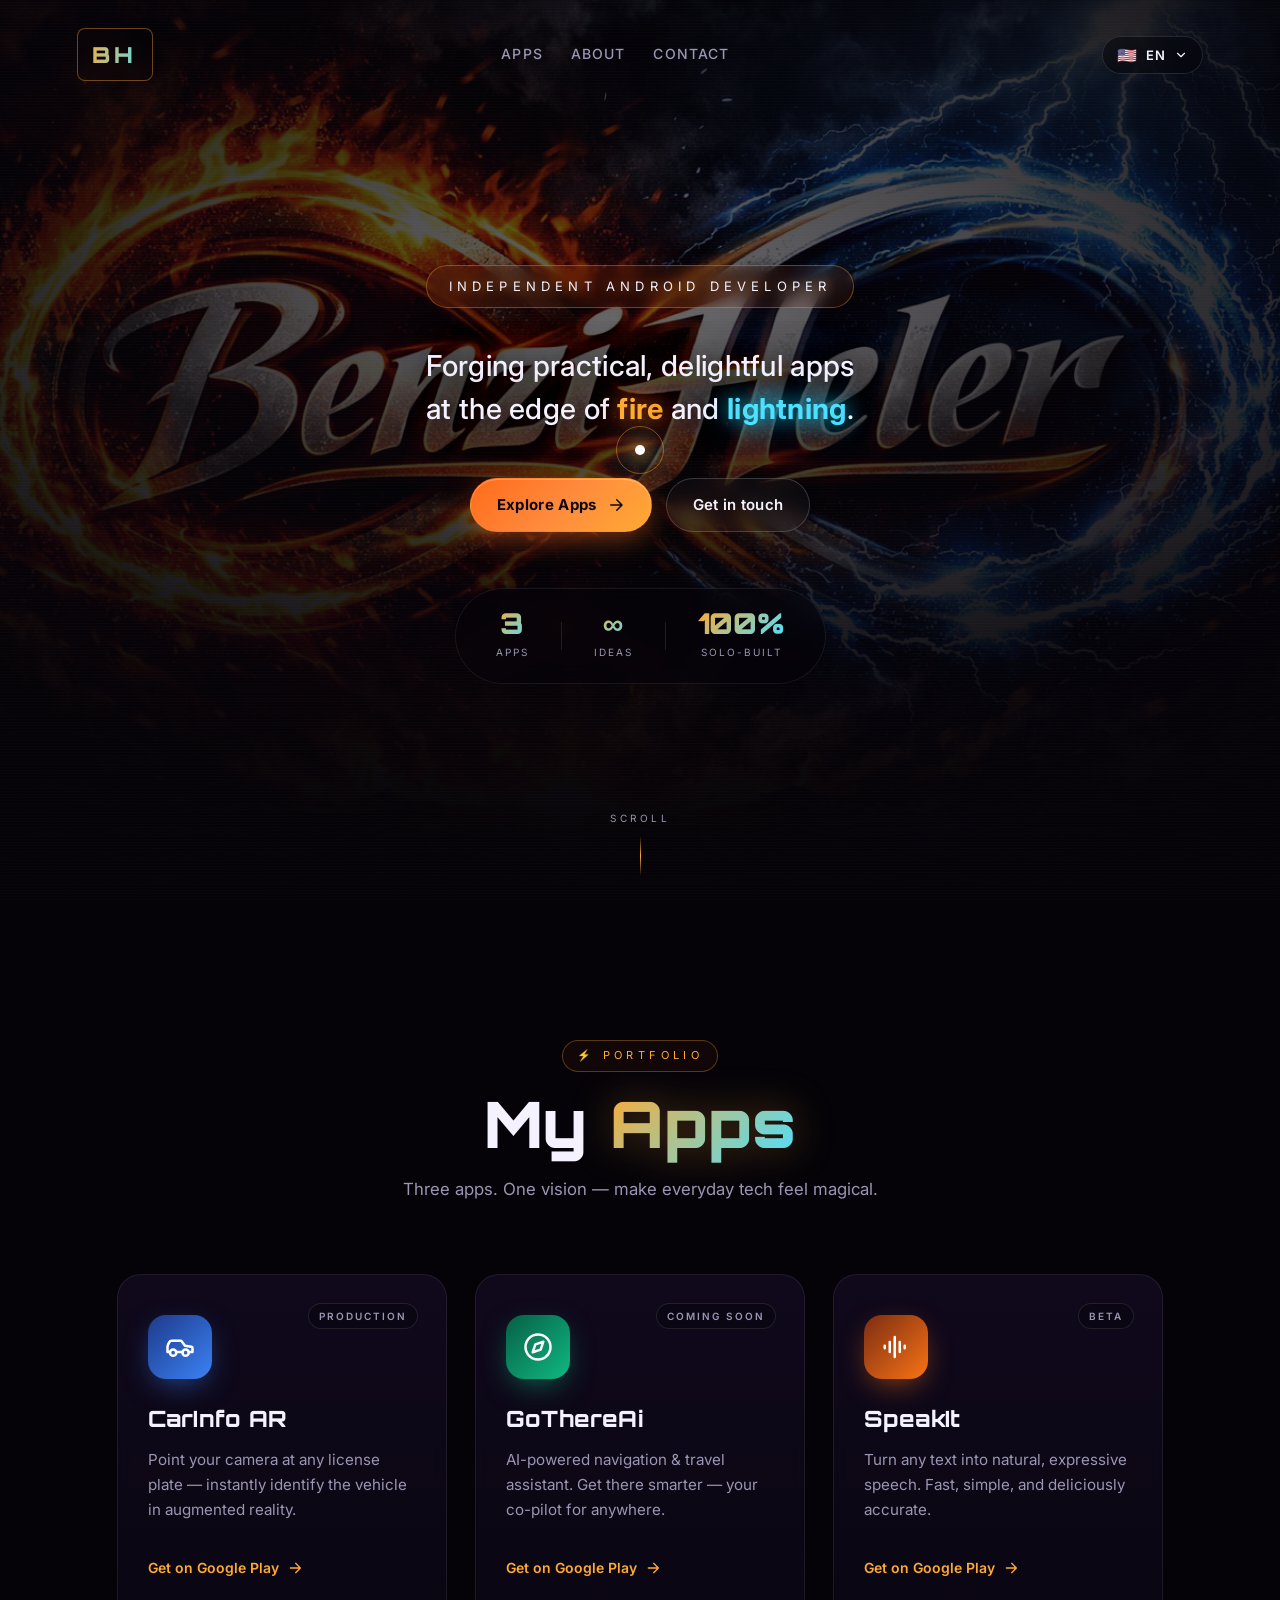
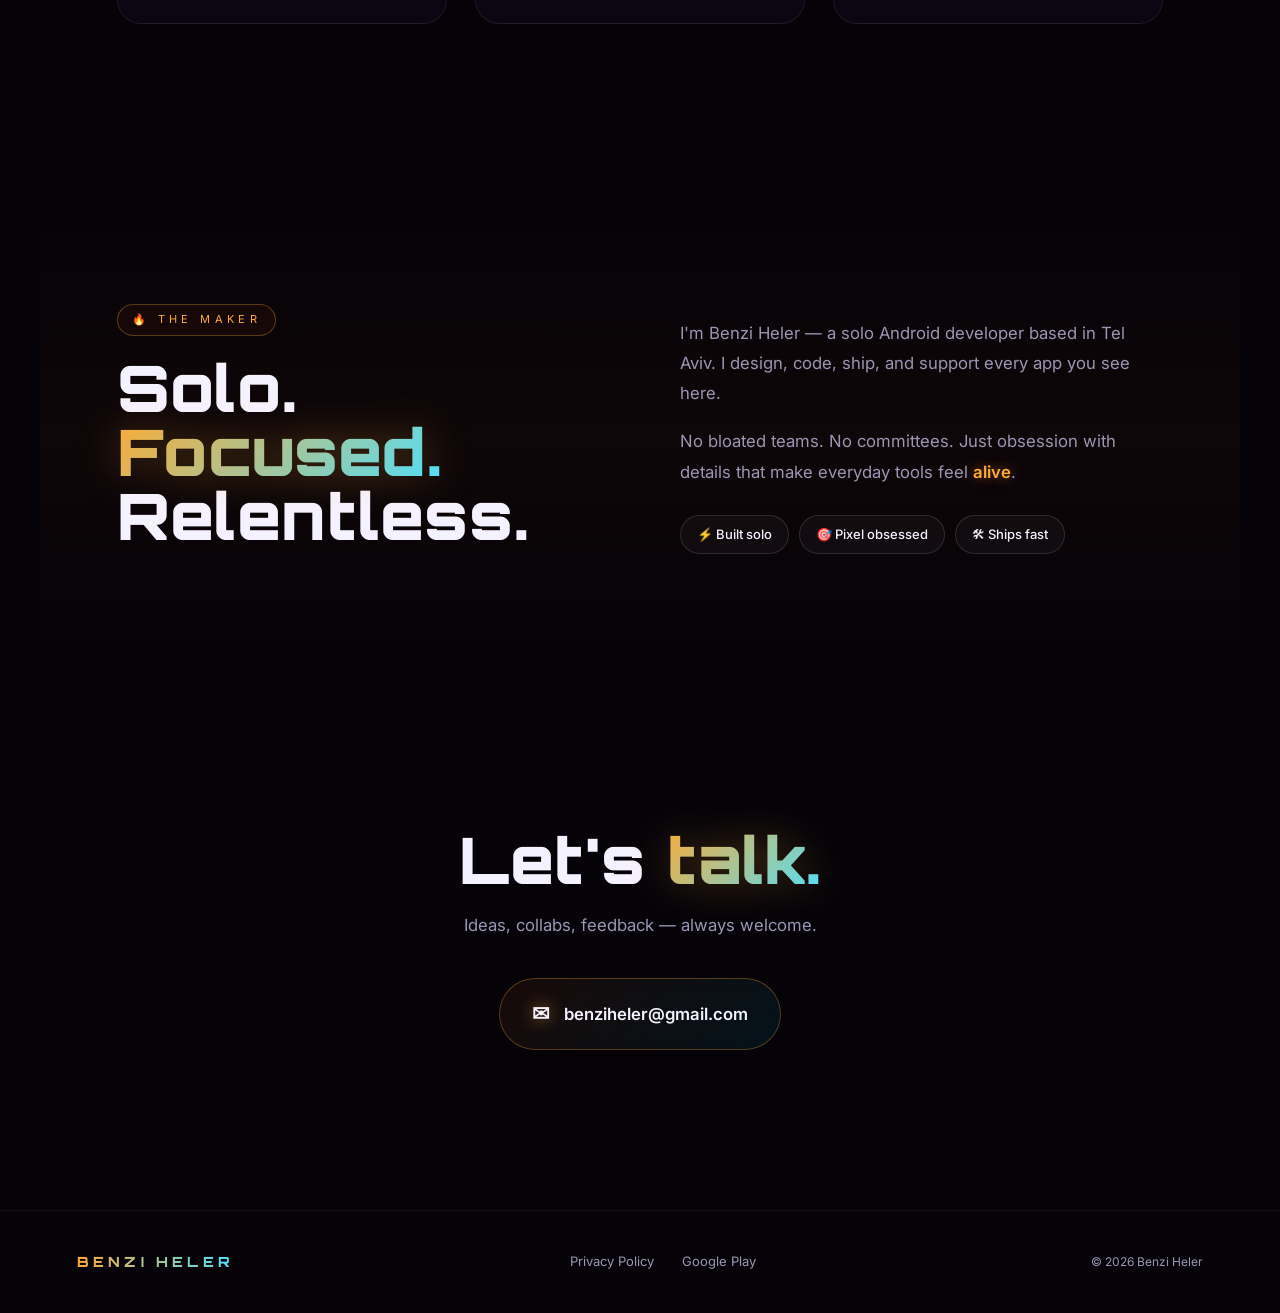
<file: index.html>
<!DOCTYPE html>
<html lang="en" dir="ltr">
<head>
  <meta charset="UTF-8" />
  <meta name="viewport" content="width=device-width, initial-scale=1.0" />
  <title>Benzi Heler — Android Apps</title>
  <meta name="description" content="Apps by Benzi Heler — CarInfo AR, GoThereAi, and SpeakIt on Google Play." />
  <meta property="og:title" content="Benzi Heler — Android Apps" />
  <meta property="og:description" content="Practical, delightful Android apps on Google Play." />
  <meta property="og:image" content="hero-bg.jpg" />
  <link rel="icon" type="image/jpeg" href="hero-bg.jpg" />
  <link rel="preconnect" href="https://fonts.googleapis.com" />
  <link rel="preconnect" href="https://fonts.gstatic.com" crossorigin />
  <link href="https://fonts.googleapis.com/css2?family=Bebas+Neue&family=Inter:wght@400;500;600;700;800;900&family=Orbitron:wght@600;800;900&display=swap" rel="stylesheet" />
  <link rel="stylesheet" href="style.css?v=20260425a" />
</head>
<body>

  <canvas id="stars"></canvas>
  <div class="cursor"></div>
  <div class="cursor-trail"></div>

  <header class="hero">
    <div class="hero-bg" style="background-image: url('hero-bg.jpg');"></div>
    <div class="hero-overlay"></div>
    <div class="hero-scanlines"></div>

    <nav class="nav">
      <div class="nav-brand">BH</div>
      <div class="nav-links">
        <a href="#apps" data-i18n="nav_apps">Apps</a>
        <a href="#about" data-i18n="nav_about">About</a>
        <a href="#contact" data-i18n="nav_contact">Contact</a>
      </div>
      <div class="lang-switcher">
        <button class="lang-btn" id="langBtn" aria-label="Change language">
          <span class="lang-flag" id="langFlag">🇺🇸</span>
          <span class="lang-code" id="langCode">EN</span>
          <svg viewBox="0 0 24 24" width="14" height="14"><path d="M6 9l6 6 6-6" stroke="currentColor" stroke-width="2" fill="none" stroke-linecap="round" stroke-linejoin="round"/></svg>
        </button>
        <ul class="lang-menu" id="langMenu" role="menu"></ul>
      </div>
    </nav>

    <div class="hero-content">
      <img class="hero-img-mobile" src="hero-bg.jpg" alt="Benzi Heler" />
      <div class="hero-kicker" data-i18n="kicker">INDEPENDENT ANDROID DEVELOPER</div>
      <h1 class="visually-hidden">Benzi Heler</h1>
      <p class="hero-sub" data-i18n-html="tagline">Forging practical, delightful apps<br/>at the edge of <span class="fire">fire</span> and <span class="bolt">lightning</span>.</p>

      <div class="hero-ctas">
        <a href="#apps" class="btn btn-primary">
          <span data-i18n="cta_explore">Explore Apps</span>
          <svg class="btn-arrow" viewBox="0 0 24 24" width="18" height="18"><path d="M5 12h14M13 5l7 7-7 7" stroke="currentColor" stroke-width="2" fill="none" stroke-linecap="round" stroke-linejoin="round"/></svg>
        </a>
        <a href="#contact" class="btn btn-ghost"><span data-i18n="cta_contact">Get in touch</span></a>
      </div>

      <div class="hero-stats">
        <div class="stat"><b>3</b><small data-i18n="stat_apps">Apps</small></div>
        <div class="stat-divider"></div>
        <div class="stat"><b>∞</b><small data-i18n="stat_ideas">Ideas</small></div>
        <div class="stat-divider"></div>
        <div class="stat"><b>100%</b><small data-i18n="stat_solo">Solo-built</small></div>
      </div>
    </div>

    <div class="hero-scroll">
      <span data-i18n="scroll">SCROLL</span>
      <div class="scroll-line"></div>
    </div>
  </header>

  <section id="apps" class="section apps-section">
    <div class="section-header reveal">
      <div class="eyebrow" data-i18n="eyebrow_portfolio">⚡ PORTFOLIO</div>
      <h2 class="section-title" data-i18n-html="apps_title">My <span class="gradient-text">Apps</span></h2>
      <p class="section-lead" data-i18n="apps_lead">Three apps. One vision — make everyday tech feel magical.</p>
    </div>

    <div class="grid">

      <article class="card reveal" data-tilt>
        <div class="card-glow" style="--glow: #3b82f6;"></div>
        <div class="card-icon icon-carinfo">
          <svg viewBox="0 0 24 24" fill="none" stroke="currentColor" stroke-width="2" stroke-linecap="round" stroke-linejoin="round">
            <path d="M14 16H9m10 0h3v-3.15a1 1 0 0 0-.84-.99L16 11l-2.7-3.6a1 1 0 0 0-.8-.4H5.24a2 2 0 0 0-1.8 1.1l-.8 1.63A6 6 0 0 0 2 12.42V16h2"/>
            <circle cx="6.5" cy="16.5" r="2.5"/>
            <circle cx="16.5" cy="16.5" r="2.5"/>
          </svg>
        </div>
        <div class="card-tag" data-i18n="tag_prod">PRODUCTION</div>
        <h3>CarInfo AR</h3>
        <p data-i18n="carinfo_desc">Point your camera at any license plate — instantly identify the vehicle in augmented reality.</p>
        <a class="card-cta" href="https://play.google.com/store/apps/details?id=com.carinfo.ar" target="_blank" rel="noopener">
          <span data-i18n="cta_play">Get on Google Play</span>
          <svg viewBox="0 0 24 24" width="16" height="16"><path d="M5 12h14M13 5l7 7-7 7" stroke="currentColor" stroke-width="2" fill="none" stroke-linecap="round" stroke-linejoin="round"/></svg>
        </a>
      </article>

      <article class="card reveal" data-tilt>
        <div class="card-glow" style="--glow: #10b981;"></div>
        <div class="card-icon icon-gothere">
          <svg viewBox="0 0 24 24" fill="none" stroke="currentColor" stroke-width="2" stroke-linecap="round" stroke-linejoin="round">
            <circle cx="12" cy="12" r="10"/>
            <polygon points="16.24 7.76 14.12 14.12 7.76 16.24 9.88 9.88 16.24 7.76"/>
          </svg>
        </div>
        <div class="card-tag" data-i18n="tag_soon">COMING SOON</div>
        <h3>GoThereAi</h3>
        <p data-i18n="gothere_desc">AI-powered navigation & travel assistant. Get there smarter — your co-pilot for anywhere.</p>
        <a class="card-cta" href="https://play.google.com/store/apps/details?id=app.gothereai" target="_blank" rel="noopener">
          <span data-i18n="cta_play">Get on Google Play</span>
          <svg viewBox="0 0 24 24" width="16" height="16"><path d="M5 12h14M13 5l7 7-7 7" stroke="currentColor" stroke-width="2" fill="none" stroke-linecap="round" stroke-linejoin="round"/></svg>
        </a>
      </article>

      <article class="card reveal" data-tilt>
        <div class="card-glow" style="--glow: #f97316;"></div>
        <div class="card-icon icon-speakit">
          <svg viewBox="0 0 24 24" fill="none" stroke="currentColor" stroke-width="2" stroke-linecap="round" stroke-linejoin="round">
            <path d="M3 11v2M7 8v8M11 4v16M15 8v8M19 11v2"/>
          </svg>
        </div>
        <div class="card-tag" data-i18n="tag_beta">BETA</div>
        <h3>SpeakIt</h3>
        <p data-i18n="speakit_desc">Turn any text into natural, expressive speech. Fast, simple, and deliciously accurate.</p>
        <a class="card-cta" href="https://play.google.com/store/apps/details?id=gg.speakit" target="_blank" rel="noopener">
          <span data-i18n="cta_play">Get on Google Play</span>
          <svg viewBox="0 0 24 24" width="16" height="16"><path d="M5 12h14M13 5l7 7-7 7" stroke="currentColor" stroke-width="2" fill="none" stroke-linecap="round" stroke-linejoin="round"/></svg>
        </a>
      </article>

    </div>
  </section>

  <section id="about" class="section manifesto">
    <div class="manifesto-grid">
      <div class="reveal">
        <div class="eyebrow" data-i18n="eyebrow_maker">🔥 THE MAKER</div>
        <h2 class="section-title" data-i18n-html="about_title">Solo. <span class="gradient-text">Focused.</span> Relentless.</h2>
      </div>
      <div class="manifesto-body reveal">
        <p data-i18n="about_p1">I'm Benzi Heler — a solo Android developer based in Tel Aviv. I design, code, ship, and support every app you see here.</p>
        <p data-i18n-html="about_p2">No bloated teams. No committees. Just obsession with details that make everyday tools feel <em>alive</em>.</p>
        <div class="badge-row">
          <span class="badge" data-i18n="badge_solo">⚡ Built solo</span>
          <span class="badge" data-i18n="badge_pixel">🎯 Pixel obsessed</span>
          <span class="badge" data-i18n="badge_ships">🛠 Ships fast</span>
        </div>
      </div>
    </div>
  </section>

  <section id="contact" class="section contact-section reveal">
    <h2 class="section-title" data-i18n-html="contact_title">Let's <span class="gradient-text">talk.</span></h2>
    <p class="section-lead" data-i18n="contact_lead">Ideas, collabs, feedback — always welcome.</p>
    <a class="mail-btn" href="mailto:benziheler@gmail.com">
      <span class="mail-icon">✉</span>
      <span>benziheler@gmail.com</span>
    </a>
  </section>

  <footer>
    <div class="footer-inner">
      <div class="footer-brand">BENZI HELER</div>
      <div class="footer-links">
        <a href="privacy.html" data-i18n="footer_privacy">Privacy Policy</a>
        <a href="https://play.google.com/store/apps/developer?id=Benzi+Heler" target="_blank" rel="noopener" data-i18n="footer_play">Google Play</a>
      </div>
      <div class="footer-copy">&copy; <span id="year"></span> Benzi Heler</div>
    </div>
  </footer>

  <script src="i18n.js?v=20260424f"></script>
  <script src="script.js?v=20260424f"></script>
</body>
</html>
</file>
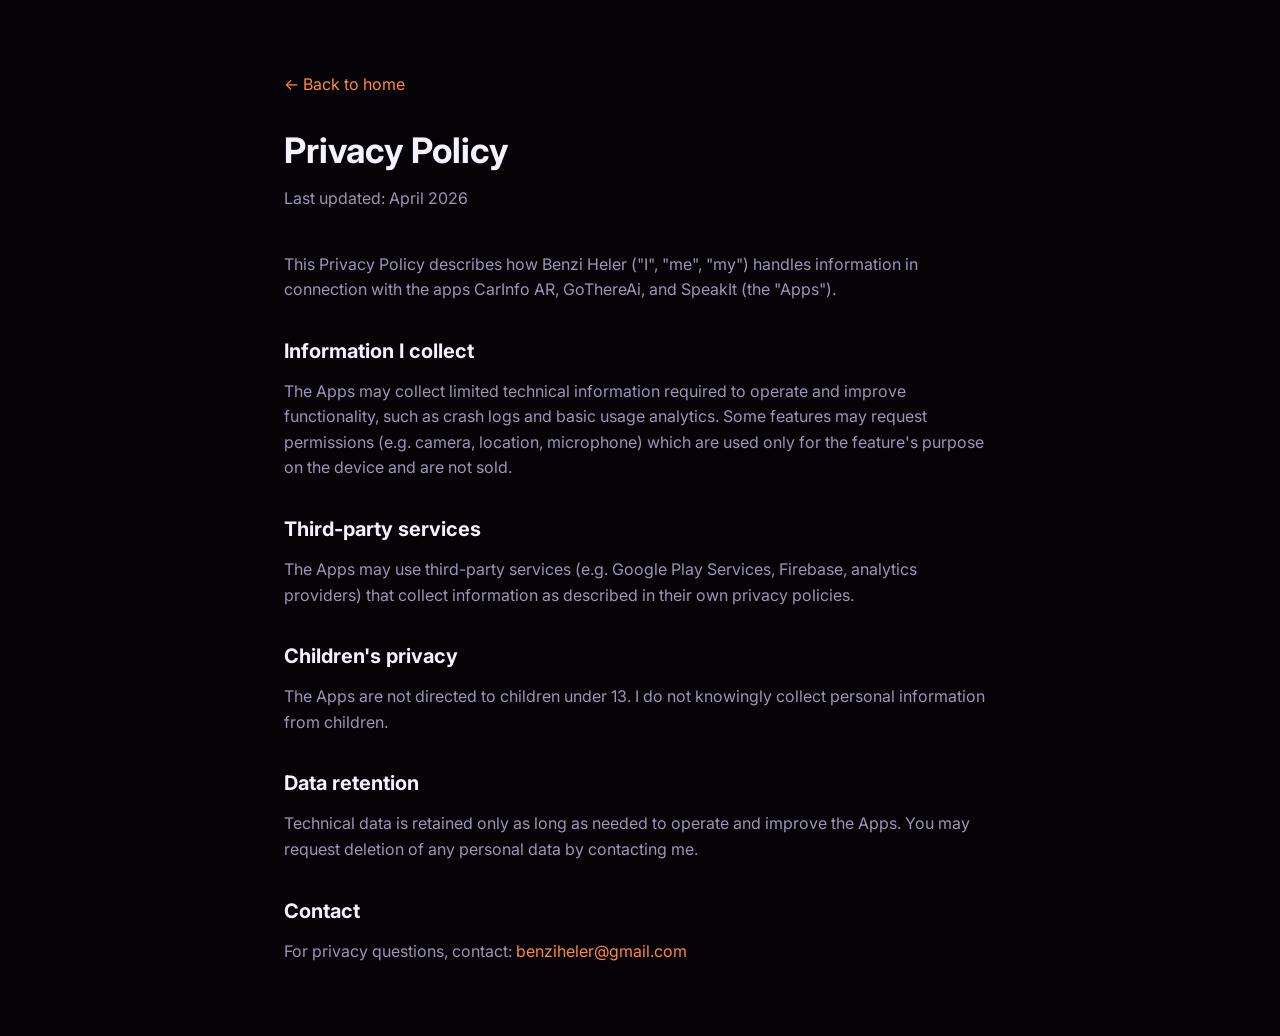
<file: privacy.html>
<!DOCTYPE html>
<html lang="en">
<head>
  <meta charset="UTF-8" />
  <meta name="viewport" content="width=device-width, initial-scale=1.0" />
  <title>Privacy Policy — Benzi Heler</title>
  <link rel="preconnect" href="https://fonts.googleapis.com" />
  <link rel="preconnect" href="https://fonts.gstatic.com" crossorigin />
  <link href="https://fonts.googleapis.com/css2?family=Inter:wght@400;500;600;700;800&display=swap" rel="stylesheet" />
  <link rel="stylesheet" href="style.css" />
  <style>
    .policy { max-width: 760px; margin: 0 auto; padding: 72px 24px; }
    .policy h1 { font-size: 2.2rem; margin: 0 0 8px; }
    .policy .updated { color: var(--muted); margin: 0 0 40px; }
    .policy h2 { font-size: 1.25rem; margin: 32px 0 12px; }
    .policy p, .policy li { color: var(--muted); }
    .policy a { color: var(--accent); }
    .back { display: inline-block; margin-bottom: 24px; color: var(--muted); text-decoration: none; }
    .back:hover { color: var(--text); }
  </style>
</head>
<body>
  <div class="policy">
    <a class="back" href="/">&larr; Back to home</a>
    <h1>Privacy Policy</h1>
    <p class="updated">Last updated: April 2026</p>

    <p>
      This Privacy Policy describes how Benzi Heler ("I", "me", "my") handles
      information in connection with the apps CarInfo AR, GoThereAi, and SpeakIt
      (the "Apps").
    </p>

    <h2>Information I collect</h2>
    <p>
      The Apps may collect limited technical information required to operate and
      improve functionality, such as crash logs and basic usage analytics. Some
      features may request permissions (e.g. camera, location, microphone) which
      are used only for the feature's purpose on the device and are not sold.
    </p>

    <h2>Third-party services</h2>
    <p>
      The Apps may use third-party services (e.g. Google Play Services, Firebase,
      analytics providers) that collect information as described in their own
      privacy policies.
    </p>

    <h2>Children's privacy</h2>
    <p>
      The Apps are not directed to children under 13. I do not knowingly collect
      personal information from children.
    </p>

    <h2>Data retention</h2>
    <p>
      Technical data is retained only as long as needed to operate and improve
      the Apps. You may request deletion of any personal data by contacting me.
    </p>

    <h2>Contact</h2>
    <p>
      For privacy questions, contact:
      <a href="mailto:benziheler@gmail.com">benziheler@gmail.com</a>
    </p>
  </div>
</body>
</html>
</file>
<file: style.css>
/* BENZI HELER — apps portfolio. Fire + lightning theme. */

:root {
  --bg: #050308;
  --bg-soft: #0c0816;
  --panel: #120a1f;
  --border: rgba(255, 170, 60, 0.14);
  --text: #f5f2ff;
  --muted: #9a96b3;
  --fire: #ff6b1a;
  --fire-glow: #ffaa33;
  --bolt: #00d4ff;
  --bolt-glow: #4de0ff;
  --accent: #ff8a3d;
  --purple: #7d5cff;
}

* { box-sizing: border-box; margin: 0; padding: 0; }
html { scroll-behavior: smooth; }

html, body {
  background: var(--bg);
  color: var(--text);
  font-family: 'Inter', -apple-system, BlinkMacSystemFont, 'Segoe UI', sans-serif;
  line-height: 1.6;
  -webkit-font-smoothing: antialiased;
  overflow-x: hidden;
  cursor: none;
}

a { color: inherit; text-decoration: none; cursor: none; }
button { cursor: none; }

#stars {
  position: fixed;
  inset: 0;
  width: 100%;
  height: 100%;
  pointer-events: none;
  z-index: 0;
  opacity: 0.45;
}

/* Custom cursor */
.cursor, .cursor-trail {
  position: fixed;
  top: 0; left: 0;
  pointer-events: none;
  z-index: 9999;
  border-radius: 50%;
  transition: opacity .3s, transform .08s;
  mix-blend-mode: screen;
}
.cursor {
  width: 10px; height: 10px;
  background: #fff;
  box-shadow: 0 0 18px 3px rgba(255,170,51,.8), 0 0 40px 8px rgba(0,212,255,.4);
  transform: translate(-50%, -50%);
}
.cursor-trail {
  width: 48px; height: 48px;
  border: 1.5px solid rgba(255,170,51,.4);
  transform: translate(-50%, -50%);
  transition: transform .3s ease-out, width .3s, height .3s, border-color .3s;
}
body.hovering .cursor-trail {
  width: 72px; height: 72px;
  border-color: rgba(0,212,255,.6);
}
@media (hover: none) {
  .cursor, .cursor-trail { display: none; }
  html, body, a, button { cursor: auto; }
}

/* HERO */
.hero {
  position: relative;
  min-height: 100vh;
  display: flex;
  flex-direction: column;
  overflow: hidden;
  isolation: isolate;
  z-index: 1;
}
.hero-bg {
  position: absolute;
  inset: -5%;
  background-size: cover;
  background-position: center;
  z-index: -3;
  animation: slow-zoom 20s ease-in-out infinite alternate;
  filter: saturate(1.1) contrast(1.05);
}
@keyframes slow-zoom {
  0%   { transform: scale(1.05) translateY(0); }
  100% { transform: scale(1.15) translateY(-2%); }
}
.hero-overlay {
  position: absolute;
  inset: 0;
  background:
    radial-gradient(ellipse 80% 60% at 50% 40%, transparent, rgba(5,3,8,.75) 70%, rgba(5,3,8,.95)),
    linear-gradient(180deg, rgba(5,3,8,.4) 0%, rgba(5,3,8,.7) 60%, var(--bg) 100%);
  z-index: -2;
}
.hero-scanlines {
  position: absolute;
  inset: 0;
  background: repeating-linear-gradient(0deg, rgba(255,255,255,.02) 0, rgba(255,255,255,.02) 1px, transparent 1px, transparent 3px);
  pointer-events: none;
  z-index: -1;
  opacity: .6;
}

.nav {
  display: flex;
  justify-content: space-between;
  align-items: center;
  padding: 28px max(24px, 6vw);
  z-index: 5;
  position: relative;
}
.nav-brand {
  font-family: 'Orbitron', sans-serif;
  font-weight: 900;
  font-size: 22px;
  letter-spacing: .2em;
  background: linear-gradient(90deg, var(--fire-glow), var(--bolt-glow));
  -webkit-background-clip: text;
  background-clip: text;
  color: transparent;
  border: 1.5px solid rgba(255,170,51,.4);
  padding: 8px 14px;
  border-radius: 8px;
  backdrop-filter: blur(8px);
}
.nav-links {
  display: flex;
  gap: 28px;
  font-weight: 500;
  font-size: 14px;
  letter-spacing: .08em;
  text-transform: uppercase;
}
.nav-links a {
  color: var(--muted);
  transition: color .25s, text-shadow .25s;
  position: relative;
}
.nav-links a::after {
  content: "";
  position: absolute;
  left: 0; bottom: -6px;
  width: 0; height: 1px;
  background: linear-gradient(90deg, var(--fire), var(--bolt));
  transition: width .3s ease;
}
.nav-links a:hover { color: var(--text); text-shadow: 0 0 16px rgba(255,170,51,.6); }
.nav-links a:hover::after { width: 100%; }

.hero-content {
  flex: 1;
  display: flex;
  flex-direction: column;
  justify-content: center;
  align-items: center;
  text-align: center;
  padding: 40px max(24px, 6vw) 100px;
  z-index: 2;
  position: relative;
}

.visually-hidden {
  position: absolute !important;
  width: 1px; height: 1px;
  padding: 0; margin: -1px;
  overflow: hidden; clip: rect(0 0 0 0);
  white-space: nowrap; border: 0;
}

.hero-kicker {
  font-size: 13px;
  letter-spacing: .4em;
  color: var(--text);
  margin-bottom: 36px;
  padding: 10px 22px;
  border: 1px solid rgba(255,170,51,.35);
  border-radius: 100px;
  backdrop-filter: blur(8px);
  background: rgba(255,107,26,.08);
  animation: pulse-border 3s ease-in-out infinite;
  text-shadow: 0 0 12px rgba(255,170,51,.5);
}
@keyframes pulse-border {
  50% { border-color: rgba(0,212,255,.35); background: rgba(0,212,255,.06); }
}

.hero-title {
  font-family: 'Orbitron', sans-serif;
  font-weight: 900;
  font-size: clamp(3rem, 11vw, 9rem);
  line-height: .95;
  letter-spacing: .02em;
  margin: 0 0 24px;
  position: relative;
  background: linear-gradient(135deg, #fff 0%, #ffaa33 40%, #fff 55%, #4de0ff 80%, #fff 100%);
  background-size: 200% 200%;
  -webkit-background-clip: text;
  background-clip: text;
  color: transparent;
  animation: gradient-shift 6s ease-in-out infinite;
  filter: drop-shadow(0 0 30px rgba(255,170,51,.4)) drop-shadow(0 0 60px rgba(0,212,255,.2));
}
@keyframes gradient-shift {
  0%,100% { background-position: 0% 50%; }
  50%     { background-position: 100% 50%; }
}

.hero-sub {
  font-size: clamp(1.2rem, 2.4vw, 1.8rem);
  color: var(--text);
  max-width: 720px;
  margin: 0 0 48px;
  line-height: 1.5;
  font-weight: 500;
  letter-spacing: .01em;
  text-shadow: 0 2px 20px rgba(0,0,0,.7), 0 0 40px rgba(0,0,0,.5);
}
.fire {
  color: var(--fire-glow);
  text-shadow: 0 0 20px rgba(255,107,26,.9), 0 0 40px rgba(255,107,26,.5);
  font-weight: 700;
}
.bolt {
  color: var(--bolt-glow);
  text-shadow: 0 0 20px rgba(0,212,255,.9), 0 0 40px rgba(0,212,255,.5);
  font-weight: 700;
}

.hero-ctas {
  display: flex;
  gap: 14px;
  flex-wrap: wrap;
  justify-content: center;
  margin-bottom: 56px;
}
.btn {
  display: inline-flex;
  align-items: center;
  gap: 10px;
  padding: 14px 26px;
  border-radius: 100px;
  font-weight: 600;
  font-size: 15px;
  letter-spacing: .02em;
  transition: all .3s cubic-bezier(.2,.7,.2,1);
  position: relative;
  overflow: hidden;
  border: 1px solid transparent;
}
.btn-primary {
  background: linear-gradient(135deg, var(--fire) 0%, var(--accent) 50%, var(--fire-glow) 100%);
  color: #0c0816;
  box-shadow: 0 8px 30px -4px rgba(255,107,26,.55), inset 0 1px 0 rgba(255,255,255,.3);
  font-weight: 700;
}
.btn-primary:hover {
  transform: translateY(-2px) scale(1.03);
  box-shadow: 0 14px 40px -4px rgba(255,107,26,.7), inset 0 1px 0 rgba(255,255,255,.4);
}
.btn-primary::before {
  content: "";
  position: absolute;
  inset: 0;
  background: linear-gradient(90deg, transparent, rgba(255,255,255,.4), transparent);
  transform: translateX(-120%);
  transition: transform .6s;
}
.btn-primary:hover::before { transform: translateX(120%); }

.btn-ghost {
  color: var(--text);
  border: 1px solid rgba(255,255,255,.18);
  backdrop-filter: blur(8px);
  background: rgba(255,255,255,.03);
}
.btn-ghost:hover {
  border-color: var(--bolt-glow);
  color: var(--bolt-glow);
  text-shadow: 0 0 12px rgba(0,212,255,.6);
  transform: translateY(-2px);
}

.hero-stats {
  display: flex;
  align-items: center;
  gap: 32px;
  padding: 20px 40px;
  border: 1px solid rgba(255,255,255,.08);
  border-radius: 100px;
  backdrop-filter: blur(12px);
  background: rgba(5,3,8,.5);
}
.stat { text-align: center; }
.stat b {
  display: block;
  font-family: 'Orbitron', sans-serif;
  font-size: 1.8rem;
  font-weight: 900;
  background: linear-gradient(135deg, var(--fire-glow), var(--bolt-glow));
  -webkit-background-clip: text;
  background-clip: text;
  color: transparent;
  line-height: 1;
}
.stat small {
  font-size: 10px;
  letter-spacing: .2em;
  color: var(--muted);
  text-transform: uppercase;
}
.stat-divider { width: 1px; height: 28px; background: rgba(255,255,255,.1); }

.hero-scroll {
  position: absolute;
  bottom: 24px;
  left: 50%;
  transform: translateX(-50%);
  display: flex;
  flex-direction: column;
  align-items: center;
  gap: 10px;
  color: var(--muted);
  font-size: 10px;
  letter-spacing: .35em;
  z-index: 3;
}
.scroll-line {
  width: 1px;
  height: 40px;
  background: linear-gradient(180deg, transparent, var(--fire-glow), transparent);
  animation: scroll-pulse 2s ease-in-out infinite;
}
@keyframes scroll-pulse {
  0%,100% { opacity: .3; transform: scaleY(.5); }
  50% { opacity: 1; transform: scaleY(1); }
}

/* Sections */
.section {
  max-width: 1200px;
  margin: 0 auto;
  padding: 140px max(24px, 6vw);
  position: relative;
  z-index: 2;
}
.section-header {
  text-align: center;
  margin-bottom: 72px;
}
.eyebrow {
  display: inline-block;
  font-size: 11px;
  letter-spacing: .4em;
  color: var(--fire-glow);
  padding: 6px 14px;
  border: 1px solid rgba(255,170,51,.3);
  border-radius: 100px;
  background: rgba(255,107,26,.05);
  margin-bottom: 20px;
  text-transform: uppercase;
}
.section-title {
  font-family: 'Orbitron', sans-serif;
  font-weight: 900;
  font-size: clamp(2.2rem, 6vw, 4rem);
  line-height: 1;
  letter-spacing: .01em;
  margin: 0 0 20px;
}
.gradient-text {
  background: linear-gradient(135deg, var(--fire-glow) 0%, var(--bolt-glow) 100%);
  -webkit-background-clip: text;
  background-clip: text;
  color: transparent;
  filter: drop-shadow(0 0 20px rgba(255,170,51,.3));
}
.section-lead {
  color: var(--muted);
  font-size: 1.05rem;
  max-width: 560px;
  margin: 0 auto;
}

.reveal {
  opacity: 0;
  transform: translateY(40px);
  transition: opacity .9s ease, transform .9s cubic-bezier(.2,.7,.2,1);
}
.reveal.in { opacity: 1; transform: none; }

/* Cards */
.grid {
  display: grid;
  grid-template-columns: repeat(auto-fit, minmax(300px, 1fr));
  gap: 28px;
}
.card {
  position: relative;
  background: linear-gradient(180deg, rgba(18,10,31,.9), rgba(12,8,22,.7));
  border: 1px solid rgba(255,255,255,.08);
  border-radius: 24px;
  padding: 40px 30px 34px;
  overflow: hidden;
  transition: transform .5s cubic-bezier(.2,.7,.2,1), border-color .3s;
  backdrop-filter: blur(10px);
  transform-style: preserve-3d;
}
.card:hover {
  transform: translateY(-8px) rotateX(2deg);
  border-color: rgba(255,170,51,.35);
}
.card-glow {
  position: absolute;
  top: -50%; left: -50%;
  width: 200%; height: 200%;
  background: radial-gradient(circle at center, var(--glow), transparent 40%);
  opacity: 0;
  transition: opacity .5s;
  pointer-events: none;
  filter: blur(40px);
  mix-blend-mode: screen;
}
.card:hover .card-glow { opacity: .45; }

.card-icon {
  width: 64px; height: 64px;
  border-radius: 18px;
  display: flex;
  align-items: center;
  justify-content: center;
  margin-bottom: 22px;
  position: relative;
  transition: transform .5s cubic-bezier(.2,.7,.2,1);
  color: #fff;
}
.card-icon svg { width: 30px; height: 30px; }
.card:hover .card-icon { transform: scale(1.08) rotate(-4deg); }

.icon-carinfo { background: linear-gradient(135deg, #1e3a8a, #3b82f6); box-shadow: 0 10px 30px -8px rgba(59,130,246,.6); }
.icon-gothere { background: linear-gradient(135deg, #065f46, #10b981); box-shadow: 0 10px 30px -8px rgba(16,185,129,.6); }
.icon-speakit { background: linear-gradient(135deg, #7c2d12, #f97316); box-shadow: 0 10px 30px -8px rgba(249,115,22,.6); }

.card-tag {
  position: absolute;
  top: 28px; right: 28px;
  font-size: 10px;
  letter-spacing: .2em;
  color: var(--muted);
  padding: 4px 10px;
  border-radius: 100px;
  border: 1px solid rgba(255,255,255,.1);
  background: rgba(0,0,0,.3);
  backdrop-filter: blur(4px);
  font-weight: 600;
}

.card h3 {
  font-family: 'Orbitron', sans-serif;
  font-size: 1.4rem;
  font-weight: 800;
  letter-spacing: .01em;
  margin: 0 0 10px;
}
.card p {
  color: var(--muted);
  font-size: .95rem;
  line-height: 1.65;
  margin: 0 0 24px;
  min-height: 72px;
}
.card-cta {
  display: inline-flex;
  align-items: center;
  gap: 8px;
  font-size: 14px;
  font-weight: 600;
  color: var(--fire-glow);
  padding: 10px 0;
  transition: gap .3s, color .3s, text-shadow .3s;
}
.card-cta:hover {
  gap: 14px;
  color: var(--bolt-glow);
  text-shadow: 0 0 14px rgba(0,212,255,.6);
}

/* Manifesto */
.manifesto {
  background: linear-gradient(180deg, transparent 0%, rgba(255,107,26,.04) 50%, transparent 100%);
}
.manifesto-grid {
  display: grid;
  grid-template-columns: 1fr 1fr;
  gap: 80px;
  align-items: center;
}
.manifesto-body p {
  color: var(--muted);
  font-size: 1.05rem;
  line-height: 1.8;
  margin-bottom: 18px;
}
.manifesto-body em {
  color: var(--fire-glow);
  font-style: normal;
  font-weight: 600;
  text-shadow: 0 0 12px rgba(255,170,51,.5);
}
.badge-row {
  display: flex;
  gap: 10px;
  flex-wrap: wrap;
  margin-top: 28px;
}
.badge {
  padding: 8px 16px;
  font-size: 13px;
  border: 1px solid rgba(255,255,255,.12);
  border-radius: 100px;
  background: rgba(255,255,255,.03);
  font-weight: 500;
}

/* Contact */
.contact-section {
  text-align: center;
  padding: 120px max(24px, 6vw);
}
.mail-btn {
  display: inline-flex;
  align-items: center;
  gap: 14px;
  margin-top: 40px;
  padding: 18px 32px;
  border: 1px solid rgba(255,170,51,.3);
  border-radius: 100px;
  background: linear-gradient(135deg, rgba(255,107,26,.08), rgba(0,212,255,.08));
  backdrop-filter: blur(10px);
  font-weight: 600;
  font-size: 1.05rem;
  transition: all .4s cubic-bezier(.2,.7,.2,1);
  position: relative;
  overflow: hidden;
}
.mail-btn::before {
  content: "";
  position: absolute;
  inset: 0;
  background: linear-gradient(135deg, var(--fire), var(--bolt));
  opacity: 0;
  transition: opacity .4s;
  z-index: -1;
}
.mail-btn:hover {
  transform: translateY(-2px) scale(1.04);
  color: #0c0816;
  border-color: transparent;
  box-shadow: 0 16px 40px -8px rgba(255,107,26,.5), 0 0 30px rgba(0,212,255,.3);
}
.mail-btn:hover::before { opacity: 1; }
.mail-icon {
  font-size: 1.3rem;
  filter: drop-shadow(0 0 8px rgba(255,170,51,.6));
}

/* Footer */
footer {
  border-top: 1px solid rgba(255,255,255,.06);
  padding: 40px max(24px, 6vw);
  margin-top: 40px;
  position: relative;
  z-index: 2;
}
.footer-inner {
  max-width: 1200px;
  margin: 0 auto;
  display: flex;
  justify-content: space-between;
  align-items: center;
  flex-wrap: wrap;
  gap: 20px;
}
.footer-brand {
  font-family: 'Orbitron', sans-serif;
  font-weight: 800;
  font-size: 14px;
  letter-spacing: .3em;
  background: linear-gradient(90deg, var(--fire-glow), var(--bolt-glow));
  -webkit-background-clip: text;
  background-clip: text;
  color: transparent;
}
.footer-links { display: flex; gap: 28px; }
.footer-links a {
  color: var(--muted);
  font-size: 13px;
  transition: color .3s;
}
.footer-links a:hover { color: var(--fire-glow); }
.footer-copy { font-size: 12px; color: var(--muted); }

/* Language switcher */
.lang-switcher {
  position: relative;
  margin-left: 24px;
}
.lang-btn {
  display: inline-flex;
  align-items: center;
  gap: 8px;
  padding: 8px 14px;
  border-radius: 100px;
  border: 1px solid rgba(255,255,255,.12);
  background: rgba(5,3,8,.5);
  backdrop-filter: blur(10px);
  color: var(--text);
  font-family: inherit;
  font-size: 13px;
  font-weight: 600;
  letter-spacing: .08em;
  transition: all .25s;
}
.lang-btn:hover {
  border-color: rgba(255,170,51,.5);
  color: var(--fire-glow);
  transform: translateY(-1px);
}
.lang-flag { font-size: 16px; }
.lang-menu {
  list-style: none;
  position: absolute;
  top: calc(100% + 10px);
  right: 0;
  min-width: 200px;
  max-height: 320px;
  overflow-y: auto;
  padding: 6px;
  border: 1px solid rgba(255,170,51,.2);
  border-radius: 14px;
  background: rgba(12,8,22,.95);
  backdrop-filter: blur(20px);
  box-shadow: 0 20px 60px -10px rgba(0,0,0,.8), 0 0 30px -10px rgba(255,107,26,.3);
  opacity: 0;
  transform: translateY(-8px) scale(.96);
  pointer-events: none;
  transition: opacity .25s, transform .25s;
  z-index: 100;
}
.lang-menu.open {
  opacity: 1;
  transform: translateY(0) scale(1);
  pointer-events: auto;
}
.lang-menu li {
  display: flex;
  align-items: center;
  gap: 12px;
  padding: 10px 12px;
  border-radius: 8px;
  font-size: 14px;
  font-weight: 500;
  transition: background .2s, color .2s;
}
.lang-menu li:hover {
  background: rgba(255,170,51,.08);
  color: var(--fire-glow);
}
.lang-menu li > span:first-child { font-size: 18px; }
.lang-menu li > span:nth-child(2) { flex: 1; }
.lang-iso {
  font-size: 11px;
  letter-spacing: .15em;
  color: var(--muted);
  font-weight: 700;
}

/* RTL */
body.rtl .nav,
body.rtl .hero-stats,
body.rtl .footer-inner { direction: rtl; }
body.rtl .lang-switcher { margin-left: 0; margin-right: 24px; }
body.rtl .lang-menu { right: auto; left: 0; }
body.rtl .btn-arrow { transform: scaleX(-1); }
body.rtl .card-cta svg { transform: scaleX(-1); }

/* Responsive */
.hero-img-mobile { display: none; }

@media (max-width: 860px) {
  .manifesto-grid { grid-template-columns: 1fr; gap: 40px; }
  .hero-stats { gap: 20px; padding: 16px 24px; }
  .stat b { font-size: 1.5rem; }
  .nav-links { gap: 18px; }
  .section { padding: 100px max(20px, 5vw); }
}
@media (max-width: 760px) {
  .hero { min-height: auto; }
  .hero-bg { display: none; }
  .hero-overlay {
    background: linear-gradient(180deg, rgba(5,3,8,.2) 0%, rgba(5,3,8,.6) 70%, var(--bg) 100%);
  }
  .hero-content { padding: 20px 20px 80px; }
  .hero-img-mobile {
    display: block;
    width: 100%;
    max-width: 520px;
    height: auto;
    margin: 0 auto 28px;
    border-radius: 14px;
    box-shadow: 0 10px 40px rgba(0,0,0,.5), 0 0 60px rgba(255,107,26,.15);
  }
  .hero-kicker { font-size: 11px; letter-spacing: .3em; padding: 8px 16px; margin-bottom: 24px; }
  .hero-sub { font-size: 1.05rem; }
}
@media (max-width: 560px) {
  .nav { padding: 20px; }
  .nav-links { display: none; }
  .hero-title { letter-spacing: 0; }
  .hero-stats { flex-direction: column; padding: 20px 40px; }
  .stat-divider { width: 40px; height: 1px; }
  .card p { min-height: 0; }
}
</file>
